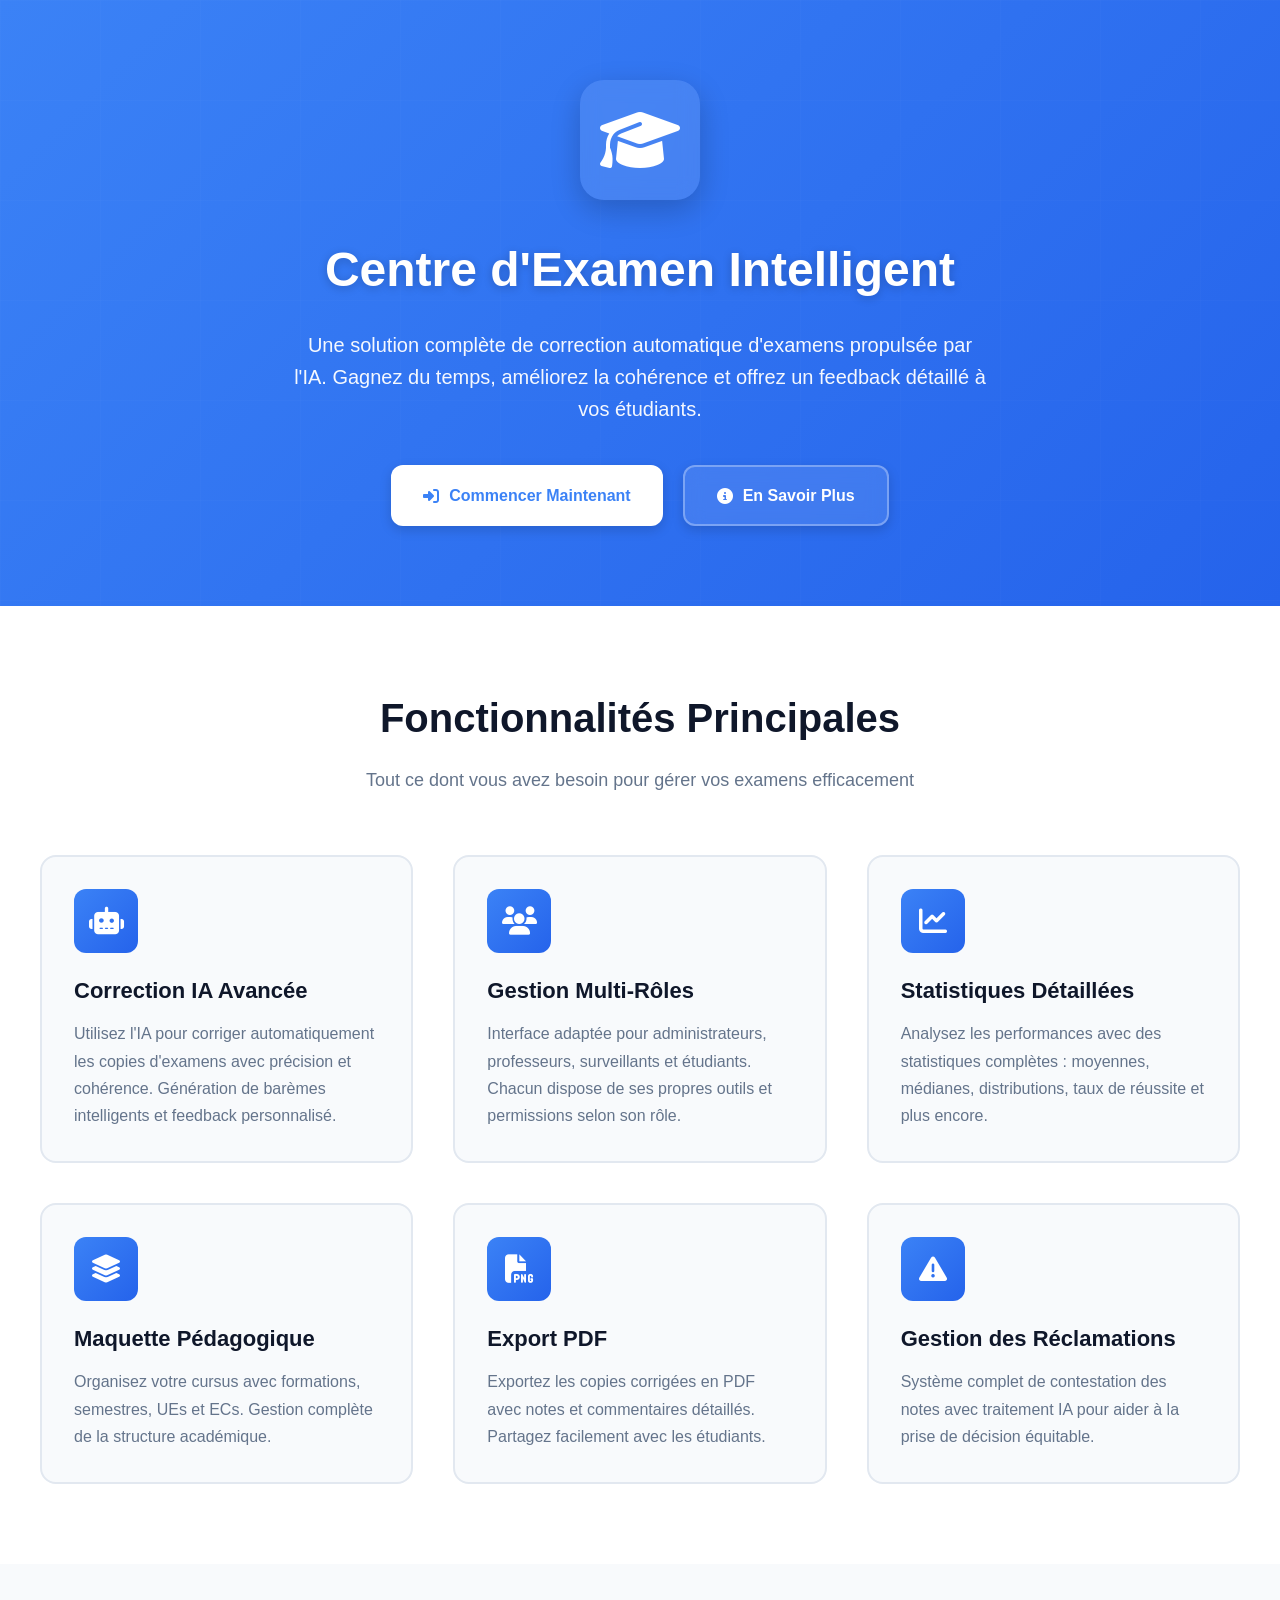
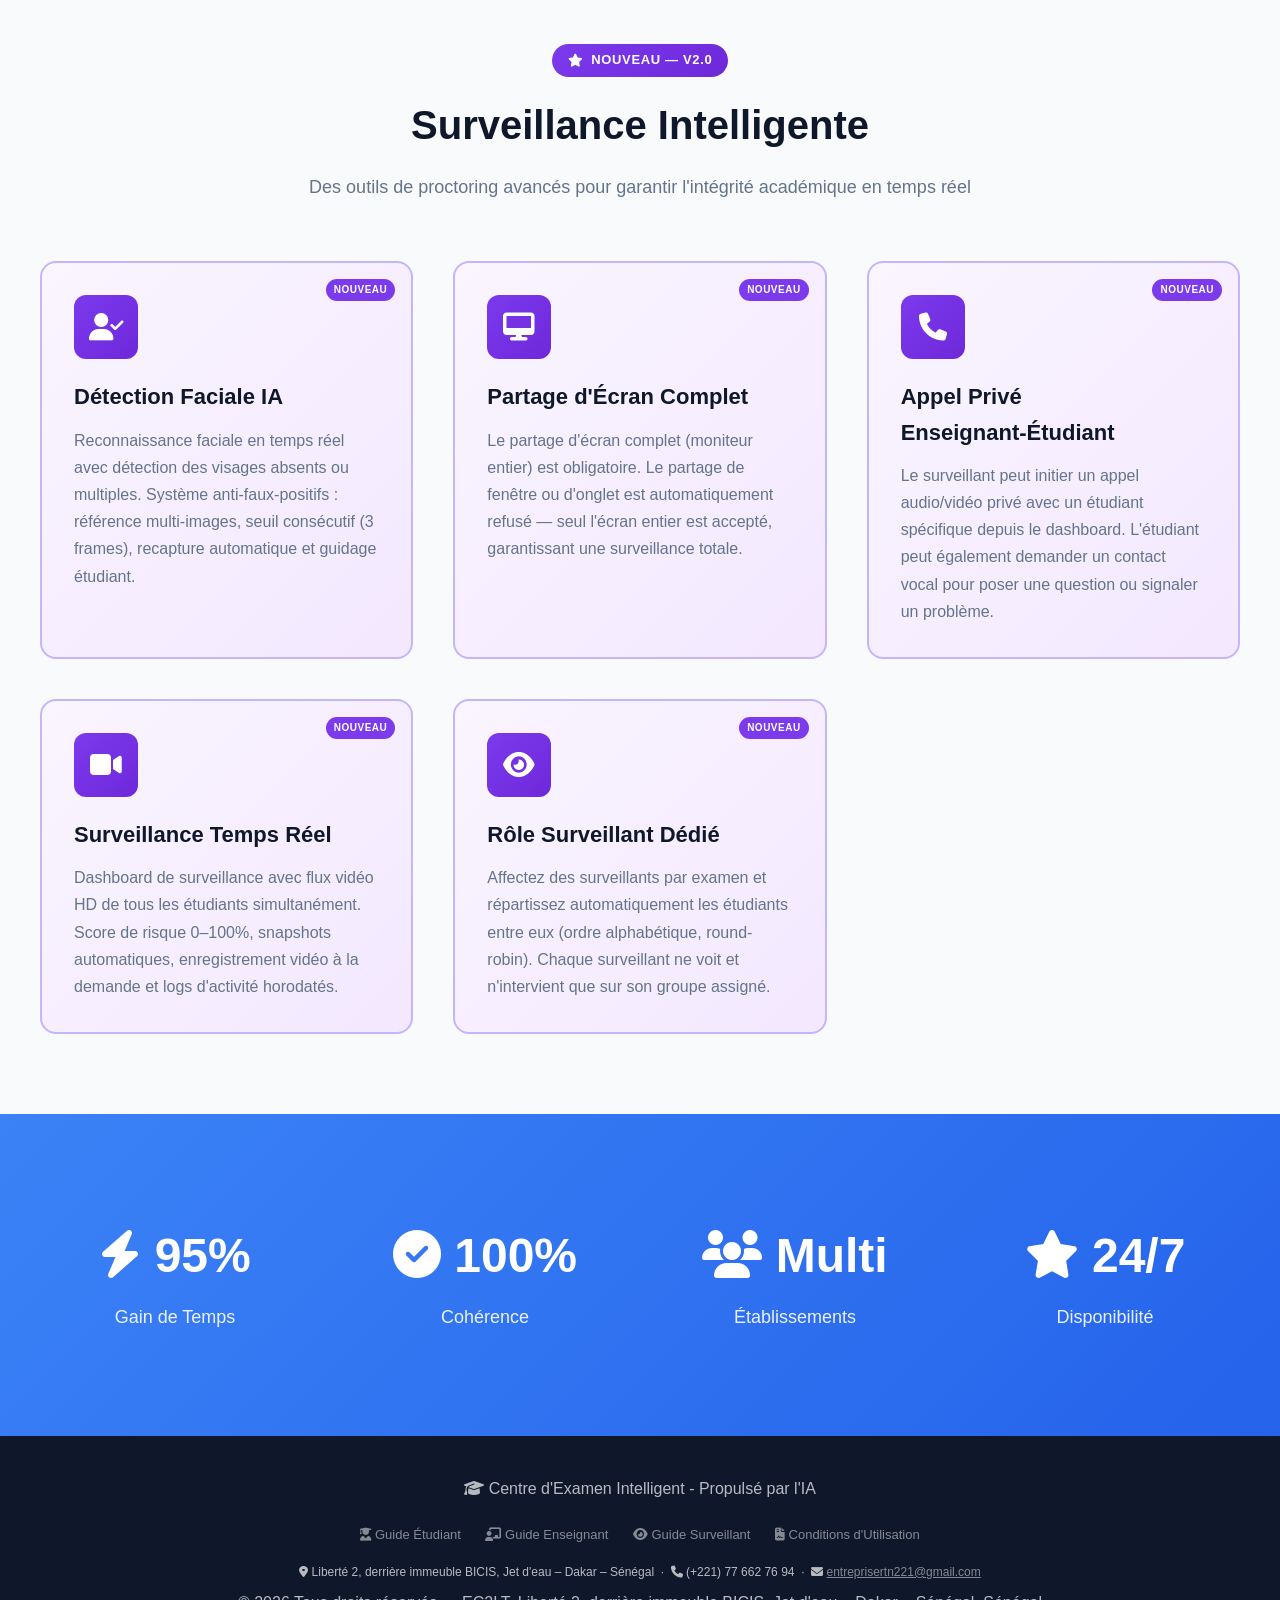
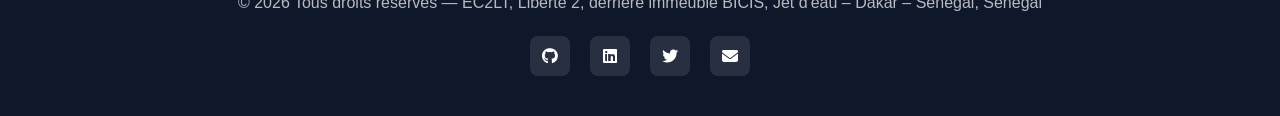
<file: templates/landing_v11.html>
<!DOCTYPE html>
<html lang="fr">
<head>
    <meta charset="UTF-8">
    <meta name="viewport" content="width=device-width, initial-scale=1.0">
    <title>Centre d'Examen Intelligent - Accueil</title>
    <link rel="stylesheet" href="/static/fontawesome/css/all.min.css">
    <style>
        * {
            margin: 0;
            padding: 0;
            box-sizing: border-box;
        }

        body {
            font-family: -apple-system, BlinkMacSystemFont, 'Segoe UI', 'Inter', Roboto, sans-serif;
            line-height: 1.6;
            color: #0f172a;
            background: #f8fafc;
        }

        /* Hero Section */
        .hero {
            background: linear-gradient(135deg, #3b82f6 0%, #2563eb 100%);
            color: white;
            padding: 80px 20px;
            text-align: center;
            position: relative;
            overflow: hidden;
        }

        .hero::before {
            content: '';
            position: absolute;
            top: 0;
            left: 0;
            right: 0;
            bottom: 0;
            background: url('data:image/svg+xml,<svg width="100" height="100" xmlns="http://www.w3.org/2000/svg"><defs><pattern id="grid" width="100" height="100" patternUnits="userSpaceOnUse"><path d="M 100 0 L 0 0 0 100" fill="none" stroke="rgba(255,255,255,0.05)" stroke-width="1"/></pattern></defs><rect width="100%" height="100%" fill="url(%23grid)"/></svg>');
            opacity: 0.5;
        }

        .hero-content {
            position: relative;
            z-index: 1;
            max-width: 1200px;
            margin: 0 auto;
        }

        .hero-icon {
            width: 120px;
            height: 120px;
            background: rgba(255, 255, 255, 0.1);
            backdrop-filter: blur(10px);
            border-radius: 24px;
            display: inline-flex;
            align-items: center;
            justify-content: center;
            margin-bottom: 32px;
            box-shadow: 0 10px 30px rgba(0, 0, 0, 0.2);
        }

        .hero-icon i {
            font-size: 64px;
            color: white;
        }

        .hero h1 {
            font-size: 48px;
            font-weight: 800;
            margin-bottom: 20px;
            text-shadow: 0 2px 10px rgba(0, 0, 0, 0.2);
        }

        .hero p {
            font-size: 20px;
            margin-bottom: 40px;
            opacity: 0.95;
            max-width: 700px;
            margin-left: auto;
            margin-right: auto;
        }

        .cta-buttons {
            display: flex;
            gap: 20px;
            justify-content: center;
            flex-wrap: wrap;
        }

        .btn {
            padding: 16px 32px;
            font-size: 16px;
            font-weight: 600;
            border-radius: 12px;
            text-decoration: none;
            display: inline-flex;
            align-items: center;
            gap: 10px;
            transition: all 0.3s ease;
            box-shadow: 0 4px 12px rgba(0, 0, 0, 0.15);
        }

        .btn-primary {
            background: white;
            color: #3b82f6;
        }

        .btn-primary:hover {
            transform: translateY(-2px);
            box-shadow: 0 6px 20px rgba(0, 0, 0, 0.25);
        }

        .btn-secondary {
            background: rgba(255, 255, 255, 0.1);
            color: white;
            backdrop-filter: blur(10px);
            border: 2px solid rgba(255, 255, 255, 0.3);
        }

        .btn-secondary:hover {
            background: rgba(255, 255, 255, 0.2);
            transform: translateY(-2px);
        }

        /* Features Section */
        .features {
            padding: 80px 20px;
            background: white;
        }

        .features-container {
            max-width: 1200px;
            margin: 0 auto;
        }

        .section-title {
            text-align: center;
            margin-bottom: 60px;
        }

        .section-title h2 {
            font-size: 40px;
            font-weight: 700;
            color: #0f172a;
            margin-bottom: 16px;
        }

        .section-title p {
            font-size: 18px;
            color: #64748b;
        }

        .features-grid {
            display: grid;
            grid-template-columns: repeat(auto-fit, minmax(300px, 1fr));
            gap: 40px;
        }

        .feature-card {
            padding: 32px;
            background: #f8fafc;
            border-radius: 16px;
            border: 2px solid #e2e8f0;
            transition: all 0.3s ease;
        }

        .feature-card:hover {
            transform: translateY(-5px);
            box-shadow: 0 10px 30px rgba(0, 0, 0, 0.1);
            border-color: #3b82f6;
        }

        .feature-icon {
            width: 64px;
            height: 64px;
            background: linear-gradient(135deg, #3b82f6, #2563eb);
            border-radius: 12px;
            display: flex;
            align-items: center;
            justify-content: center;
            margin-bottom: 20px;
        }

        .feature-icon i {
            font-size: 28px;
            color: white;
        }

        .feature-card h3 {
            font-size: 22px;
            font-weight: 700;
            color: #0f172a;
            margin-bottom: 12px;
        }

        .feature-card p {
            color: #64748b;
            line-height: 1.7;
        }

        /* Stats Section */
        .stats {
            padding: 80px 20px;
            background: linear-gradient(135deg, #3b82f6 0%, #2563eb 100%);
            color: white;
        }

        .stats-container {
            max-width: 1200px;
            margin: 0 auto;
        }

        .stats-grid {
            display: grid;
            grid-template-columns: repeat(auto-fit, minmax(200px, 1fr));
            gap: 40px;
            text-align: center;
        }

        .stat-item {
            padding: 24px;
        }

        .stat-value {
            font-size: 48px;
            font-weight: 800;
            margin-bottom: 8px;
        }

        .stat-label {
            font-size: 18px;
            opacity: 0.9;
        }

        /* Footer */
        .footer {
            background: #0f172a;
            color: white;
            padding: 40px 20px;
            text-align: center;
        }

        .footer-content {
            max-width: 1200px;
            margin: 0 auto;
        }

        .footer p {
            opacity: 0.7;
            margin-bottom: 20px;
        }

        .social-links {
            display: flex;
            gap: 20px;
            justify-content: center;
        }

        .social-link {
            width: 40px;
            height: 40px;
            background: rgba(255, 255, 255, 0.1);
            border-radius: 8px;
            display: flex;
            align-items: center;
            justify-content: center;
            color: white;
            text-decoration: none;
            transition: all 0.3s ease;
        }

        .social-link:hover {
            background: #3b82f6;
            transform: translateY(-2px);
        }

        /* Nouvelles Fonctionnalités */
        .new-features {
            padding: 80px 20px;
            background: #f8fafc;
        }

        .new-badge {
            display: inline-flex;
            align-items: center;
            gap: 8px;
            background: linear-gradient(135deg, #7c3aed, #6d28d9);
            color: white;
            padding: 6px 16px;
            border-radius: 99px;
            font-size: 13px;
            font-weight: 700;
            text-transform: uppercase;
            letter-spacing: 0.05em;
            margin-bottom: 16px;
        }

        .feature-card.new {
            border-color: #c4b5fd;
            background: linear-gradient(135deg, #faf5ff, #f3e8ff);
            position: relative;
        }

        .feature-card.new .feature-icon {
            background: linear-gradient(135deg, #7c3aed, #6d28d9);
        }

        .feature-card.new:hover {
            border-color: #7c3aed;
        }

        .tag-new {
            position: absolute;
            top: 16px;
            right: 16px;
            background: #7c3aed;
            color: white;
            font-size: 10px;
            font-weight: 700;
            padding: 3px 8px;
            border-radius: 99px;
            text-transform: uppercase;
            letter-spacing: 0.05em;
        }

        @media (max-width: 768px) {
            .hero h1 {
                font-size: 32px;
            }

            .hero p {
                font-size: 16px;
            }

            .section-title h2 {
                font-size: 32px;
            }

            .features-grid {
                grid-template-columns: 1fr;
            }

            .stats-grid {
                grid-template-columns: 1fr;
            }

            .cta-buttons {
                flex-direction: column;
            }

            .btn {
                width: 100%;
                justify-content: center;
            }
        }
    </style>
</head>
<body>
    <!-- Hero Section -->
    <section class="hero">
        <div class="hero-content">
            <div class="hero-icon">
                <i class="fas fa-graduation-cap"></i>
            </div>
            <h1>Centre d'Examen Intelligent</h1>
            <p>Une solution complète de correction automatique d'examens propulsée par l'IA. Gagnez du temps, améliorez la cohérence et offrez un feedback détaillé à vos étudiants.</p>
            <div class="cta-buttons">
                <a href="/app" class="btn btn-primary">
                    <i class="fas fa-sign-in-alt"></i>
                    Commencer Maintenant
                </a>
                <a href="#features" class="btn btn-secondary">
                    <i class="fas fa-info-circle"></i>
                    En Savoir Plus
                </a>
            </div>
        </div>
    </section>

    <!-- Features Section -->
    <section class="features" id="features">
        <div class="features-container">
            <div class="section-title">
                <h2>Fonctionnalités Principales</h2>
                <p>Tout ce dont vous avez besoin pour gérer vos examens efficacement</p>
            </div>
            <div class="features-grid">
                <div class="feature-card">
                    <div class="feature-icon">
                        <i class="fas fa-robot"></i>
                    </div>
                    <h3>Correction IA Avancée</h3>
                    <p>Utilisez l'IA pour corriger automatiquement les copies d'examens avec précision et cohérence. Génération de barèmes intelligents et feedback personnalisé.</p>
                </div>

                <div class="feature-card">
                    <div class="feature-icon">
                        <i class="fas fa-users"></i>
                    </div>
                    <h3>Gestion Multi-Rôles</h3>
                    <p>Interface adaptée pour administrateurs, professeurs, surveillants et étudiants. Chacun dispose de ses propres outils et permissions selon son rôle.</p>
                </div>

                <div class="feature-card">
                    <div class="feature-icon">
                        <i class="fas fa-chart-line"></i>
                    </div>
                    <h3>Statistiques Détaillées</h3>
                    <p>Analysez les performances avec des statistiques complètes : moyennes, médianes, distributions, taux de réussite et plus encore.</p>
                </div>

                <div class="feature-card">
                    <div class="feature-icon">
                        <i class="fas fa-layer-group"></i>
                    </div>
                    <h3>Maquette Pédagogique</h3>
                    <p>Organisez votre cursus avec formations, semestres, UEs et ECs. Gestion complète de la structure académique.</p>
                </div>

                <div class="feature-card">
                    <div class="feature-icon">
                        <i class="fas fa-file-pdf"></i>
                    </div>
                    <h3>Export PDF</h3>
                    <p>Exportez les copies corrigées en PDF avec notes et commentaires détaillés. Partagez facilement avec les étudiants.</p>
                </div>

                <div class="feature-card">
                    <div class="feature-icon">
                        <i class="fas fa-exclamation-triangle"></i>
                    </div>
                    <h3>Gestion des Réclamations</h3>
                    <p>Système complet de contestation des notes avec traitement IA pour aider à la prise de décision équitable.</p>
                </div>
            </div>
        </div>
    </section>

    <!-- Nouvelles Fonctionnalités Section -->
    <section class="new-features" id="nouveautes">
        <div class="features-container">
            <div class="section-title">
                <div><span class="new-badge"><i class="fas fa-star"></i> Nouveau — v2.0</span></div>
                <h2>Surveillance Intelligente</h2>
                <p>Des outils de proctoring avancés pour garantir l'intégrité académique en temps réel</p>
            </div>
            <div class="features-grid">
                <div class="feature-card new">
                    <span class="tag-new">Nouveau</span>
                    <div class="feature-icon">
                        <i class="fas fa-user-check"></i>
                    </div>
                    <h3>Détection Faciale IA</h3>
                    <p>Reconnaissance faciale en temps réel avec détection des visages absents ou multiples. Système anti-faux-positifs : référence multi-images, seuil consécutif (3 frames), recapture automatique et guidage étudiant.</p>
                </div>

                <div class="feature-card new">
                    <span class="tag-new">Nouveau</span>
                    <div class="feature-icon">
                        <i class="fas fa-desktop"></i>
                    </div>
                    <h3>Partage d'Écran Complet</h3>
                    <p>Le partage d'écran complet (moniteur entier) est obligatoire. Le partage de fenêtre ou d'onglet est automatiquement refusé — seul l'écran entier est accepté, garantissant une surveillance totale.</p>
                </div>

                <div class="feature-card new">
                    <span class="tag-new">Nouveau</span>
                    <div class="feature-icon">
                        <i class="fas fa-phone"></i>
                    </div>
                    <h3>Appel Privé Enseignant-Étudiant</h3>
                    <p>Le surveillant peut initier un appel audio/vidéo privé avec un étudiant spécifique depuis le dashboard. L'étudiant peut également demander un contact vocal pour poser une question ou signaler un problème.</p>
                </div>

                <div class="feature-card new">
                    <span class="tag-new">Nouveau</span>
                    <div class="feature-icon">
                        <i class="fas fa-video"></i>
                    </div>
                    <h3>Surveillance Temps Réel</h3>
                    <p>Dashboard de surveillance avec flux vidéo HD de tous les étudiants simultanément. Score de risque 0–100%, snapshots automatiques, enregistrement vidéo à la demande et logs d'activité horodatés.</p>
                </div>

                <div class="feature-card new">
                    <span class="tag-new">Nouveau</span>
                    <div class="feature-icon">
                        <i class="fas fa-eye"></i>
                    </div>
                    <h3>Rôle Surveillant Dédié</h3>
                    <p>Affectez des surveillants par examen et répartissez automatiquement les étudiants entre eux (ordre alphabétique, round-robin). Chaque surveillant ne voit et n'intervient que sur son groupe assigné.</p>
                </div>
            </div>
        </div>
    </section>

    <!-- Stats Section -->
    <section class="stats">
        <div class="stats-container">
            <div class="stats-grid">
                <div class="stat-item">
                    <div class="stat-value">
                        <i class="fas fa-bolt"></i> 95%
                    </div>
                    <div class="stat-label">Gain de Temps</div>
                </div>
                <div class="stat-item">
                    <div class="stat-value">
                        <i class="fas fa-check-circle"></i> 100%
                    </div>
                    <div class="stat-label">Cohérence</div>
                </div>
                <div class="stat-item">
                    <div class="stat-value">
                        <i class="fas fa-users"></i> Multi
                    </div>
                    <div class="stat-label">Établissements</div>
                </div>
                <div class="stat-item">
                    <div class="stat-value">
                        <i class="fas fa-star"></i> 24/7
                    </div>
                    <div class="stat-label">Disponibilité</div>
                </div>
            </div>
        </div>
    </section>

    <!-- Footer -->
    <footer class="footer">
        <div class="footer-content">
            <p><i class="fas fa-graduation-cap"></i> Centre d'Examen Intelligent - Propulsé par l'IA</p>
            <p style="margin-bottom:16px;">
                <a href="/guide-etudiant" style="color:rgba(255,255,255,.7);text-decoration:none;margin:0 10px;font-size:13px;"><i class="fas fa-user-graduate"></i> Guide Étudiant</a>
                <a href="/guide-enseignant" style="color:rgba(255,255,255,.7);text-decoration:none;margin:0 10px;font-size:13px;"><i class="fas fa-chalkboard-teacher"></i> Guide Enseignant</a>
                <a href="/guide-surveillant" style="color:rgba(255,255,255,.7);text-decoration:none;margin:0 10px;font-size:13px;"><i class="fas fa-eye"></i> Guide Surveillant</a>
                <a href="/conditions" style="color:rgba(255,255,255,.7);text-decoration:none;margin:0 10px;font-size:13px;"><i class="fas fa-file-contract"></i> Conditions d'Utilisation</a>
            </p>
            <p style="margin-bottom:8px;font-size:12px;opacity:.7;">
                <i class="fas fa-map-marker-alt"></i> Liberté 2, derrière immeuble BICIS, Jet d'eau – Dakar – Sénégal &nbsp;·&nbsp;
                <i class="fas fa-phone"></i> (+221) 77 662 76 94 &nbsp;·&nbsp;
                <i class="fas fa-envelope"></i> <a href="mailto:entreprisertn221@gmail.com" style="color:rgba(255,255,255,.7);">entreprisertn221@gmail.com</a>
            </p>
            <p>&copy; 2026 Tous droits réservés — EC2LT, Liberté 2, derrière immeuble BICIS, Jet d'eau – Dakar – Sénégal, Sénégal</p>
            <div class="social-links">
                <a href="#" class="social-link">
                    <i class="fab fa-github"></i>
                </a>
                <a href="#" class="social-link">
                    <i class="fab fa-linkedin"></i>
                </a>
                <a href="#" class="social-link">
                    <i class="fab fa-twitter"></i>
                </a>
                <a href="#" class="social-link">
                    <i class="fas fa-envelope"></i>
                </a>
            </div>
        </div>
    </footer>
</body>
</html>
</file>
